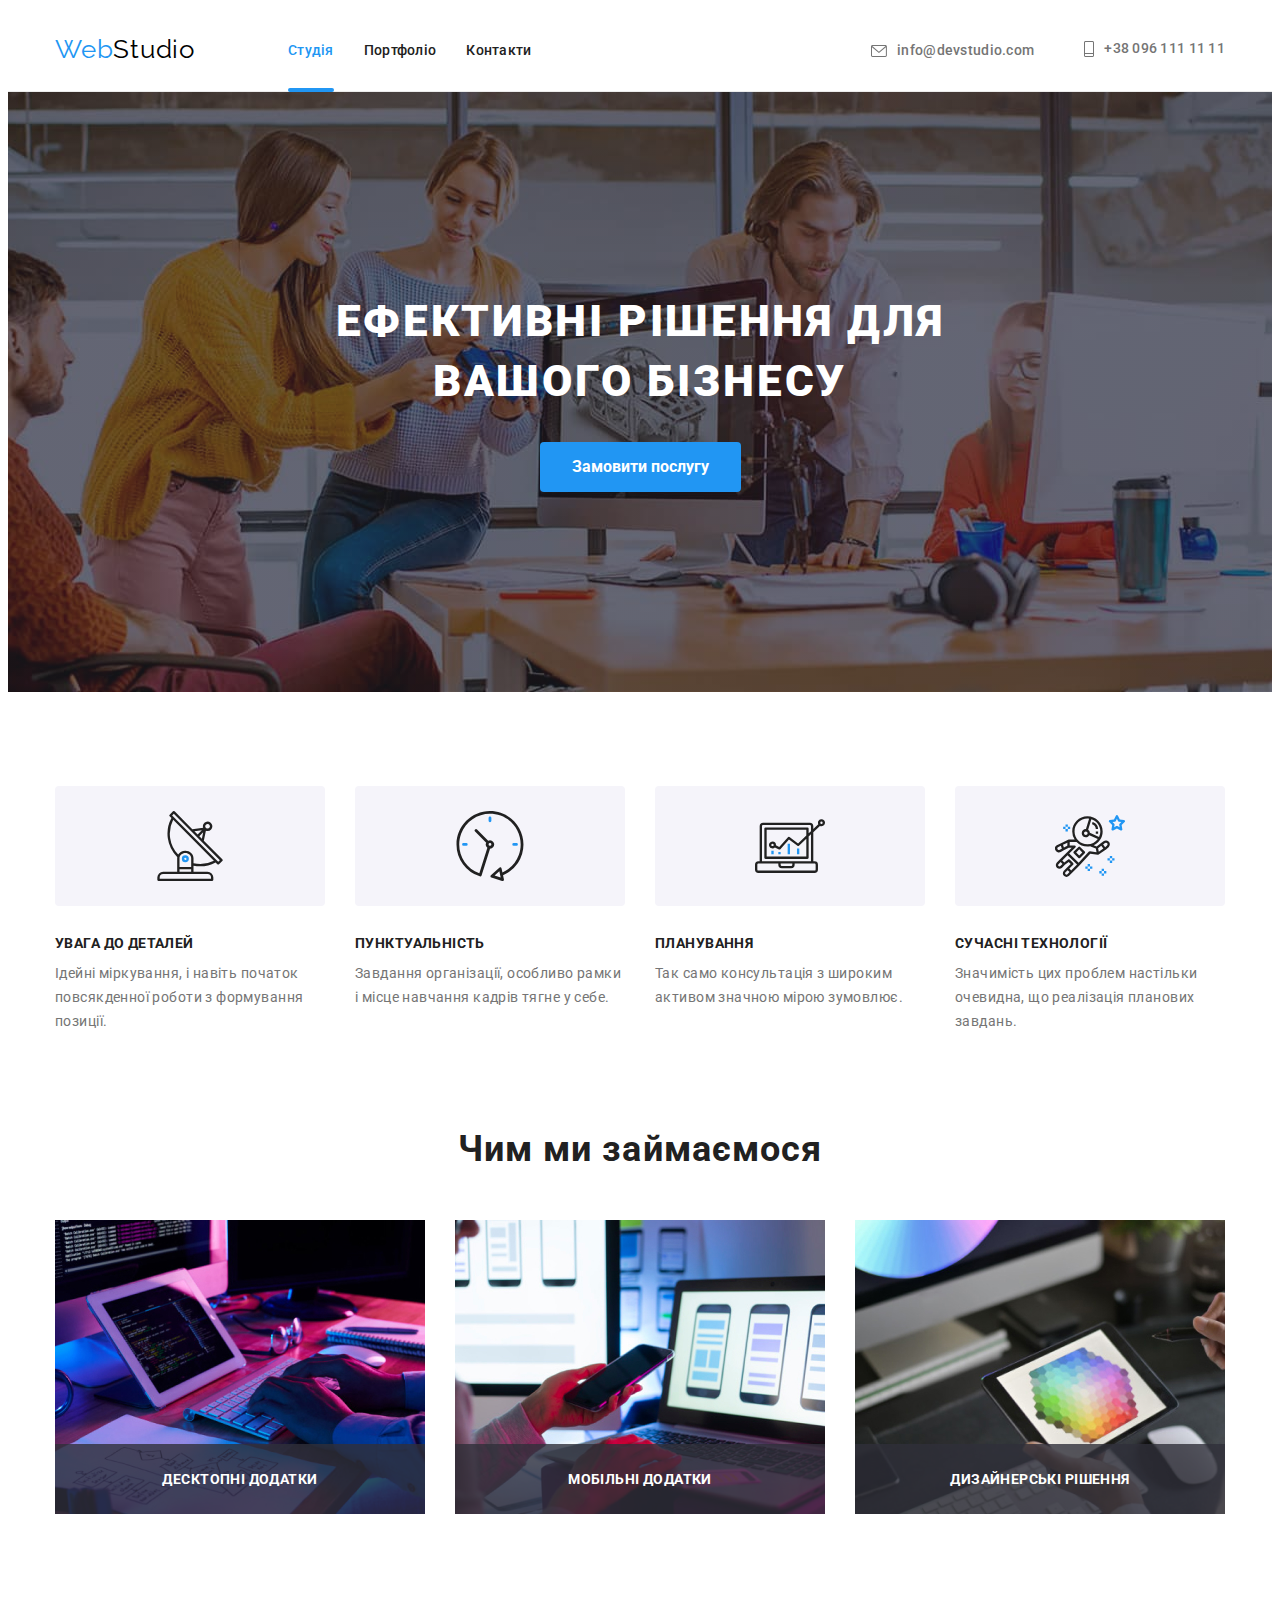
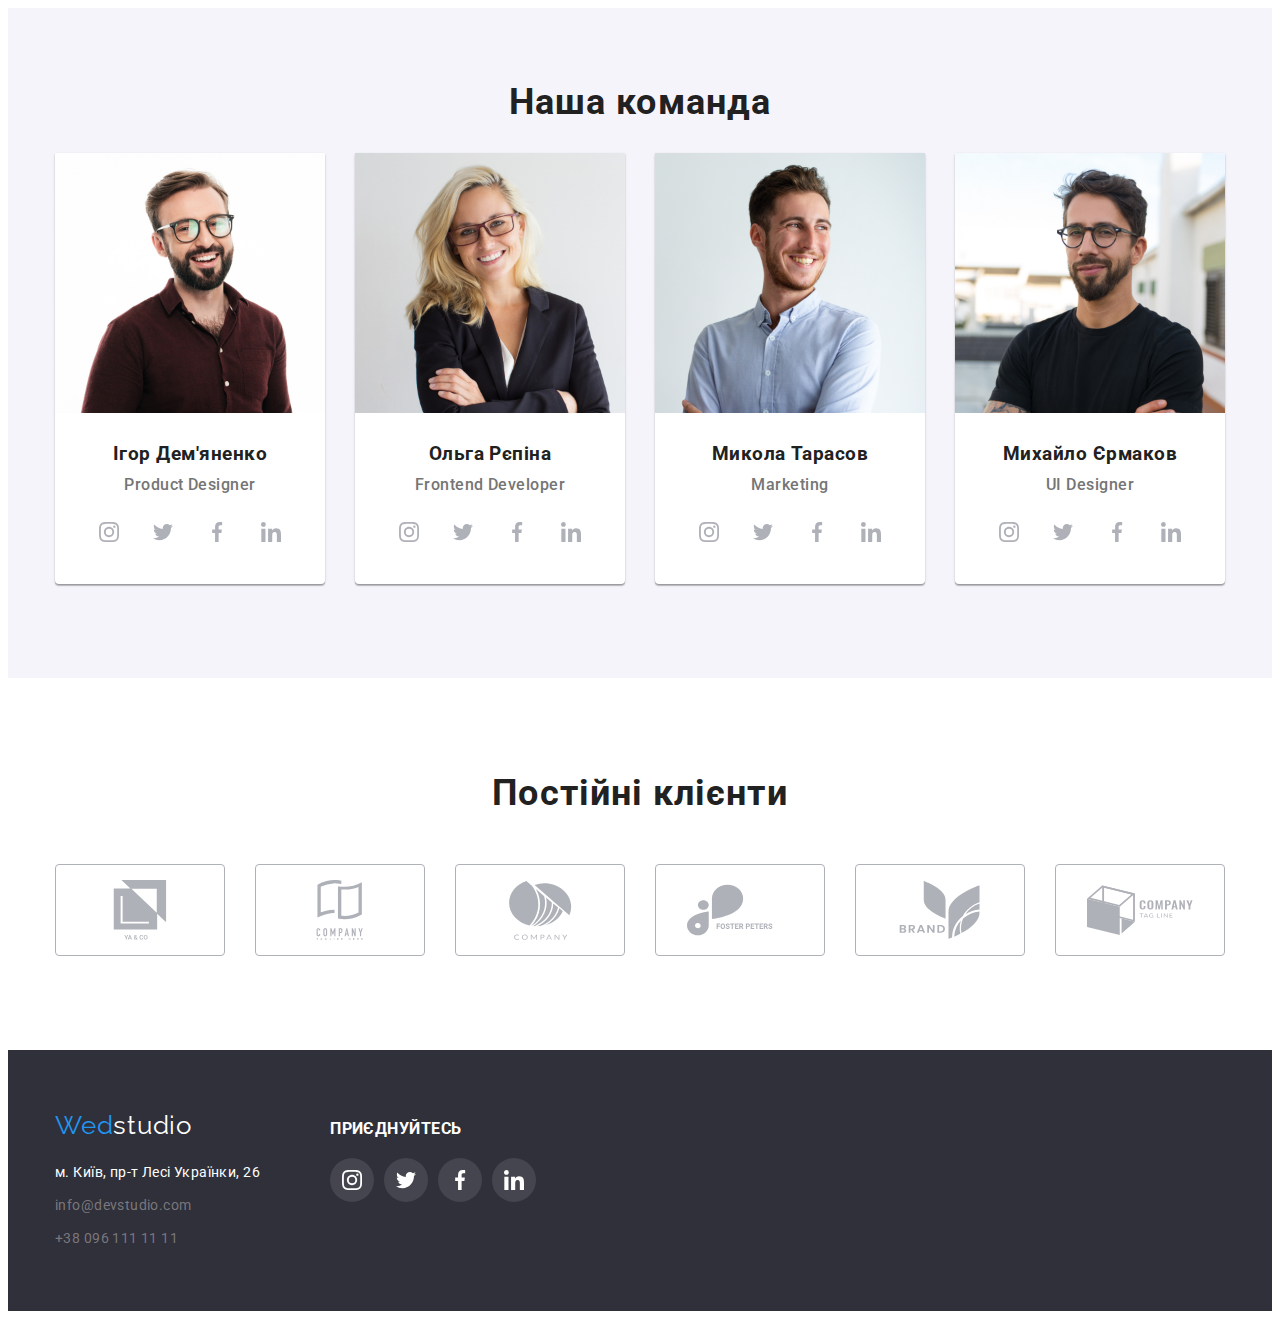
<file: index.html>
<!DOCTYPE html>
<html lang="uk">
  <head>
    <meta charset="UTF-8" />
    <meta http-equiv="X-UA-Compatible" content="IE=edge" />
    <meta name="viewport" content="width=device-width, initial-scale=1.0" />
    <link rel="preconnect" href="https://fonts.googleapis.com" />
    <link rel="preconnect" href="https://fonts.gstatic.com" crossorigin />

    <link
      href="https://fonts.googleapis.com/css2?family=Gloria+Hallelujah&family=Raleway:wght@700&family=Roboto:wght@400;500;700;900&display=swap"
      rel="stylesheet"
    />
    <link
      rel="stylesheet"
      href="https://cdnjs.cloudflare.com/ajax/libs/modern-normalize/1.1.0/modern-normalize.min.css"
      integrity="sha512-wpPYUAdjBVSE4KJnH1VR1HeZfpl1ub8YT/NKx4PuQ5NmX2tKuGu6U/JRp5y+Y8XG2tV+wKQpNHVUX03MfMFn9Q=="
      crossorigin="anonymous"
      referrerpolicy="no-referrer"
    />
    <link rel="stylesheet" href="css/style.css" />
    <title>WebStudio</title>
  </head>
  <body>
    <!-- Header -->
    <header class="header">
      <div class="container header-container">
        <nav class="container-nav">
          <a href="/" class="logo" lang="en"
            >Web<span class="header-logopart">Studio</span></a
          >
          <ul class="header-list list">
            <li class="header-item">
              <a href="./index.html" class="link-nav current">Студія</a>
            </li>
            <li class="header-item">
              <a href="./portfolio.html" class="link-nav">Портфоліо</a>
            </li>
            <li class="header-item">
              <a href=" " class="link-nav">Контакти</a>
            </li>
          </ul>
        </nav>
        <ul class="contacts list">
          <li class="contacts-item">
            <a href="mailto:info@devstudio.com" class="link-nav-cont">
              <svg class="icon-header" width="16px" height="12px">
                <use href="./images/icons.svg#icon-envelope"></use>
              </svg>
              info@devstudio.com</a
            >
          </li>
          <li class="contacts-item">
            <a href="tel:+380961111111" class="link-nav-cont">
              <svg class="icon-header" width="10px" height="16px">
                <use href="./images/icons.svg#icon-tel"></use>
              </svg>
              +38 096 111 11 11</a
            >
          </li>
        </ul>
      </div>
    </header>

    <main>
      <!-- Hero --------------------->
      <section class="hero">
        <div class="container hero-container">
          <h1 class="hero-title">
            Ефективні рішення для <br />
            вашого бізнесу
          </h1>
          <button type="button" class="hero-button" data-modal-open>
            Замовити послугу
          </button>
        </div>
      </section>

      <!-- Особливості-->
      <section class="properties">
        <div class="container properties-container">
          <h2 class="hiden-title visually-hidden">Особливості</h2>
          <ul class="properties-list list">
            <li class="properties-item">
              <div class="icon-container">
                <svg class="icon-properties" width="70" height="70">
                  <use href="./images/icons.svg#icon-antenna-1"></use>
                </svg>
              </div>
              <h3 class="properties-title">Увага до деталей</h3>
              <p class="properties-text">
                Ідейні міркування, і навіть початок повсякденної роботи з
                формування позиції.
              </p>
            </li>
            <li class="properties-item">
              <div class="icon-container">
                <svg class="icon-properties" width="70" height="70">
                  <use href="./images/icons.svg#icon-clock-1"></use>
                </svg>
              </div>
              <h3 class="properties-title">Пунктуальність</h3>
              <p class="properties-text">
                Завдання організації, особливо рамки і місце навчання кадрів
                тягне у себе.
              </p>
            </li>
            <li class="properties-item">
              <div class="icon-container">
                <svg class="icon-properties" width="70" height="70">
                  <use href="./images/icons.svg#icon-diagram-1"></use>
                </svg>
              </div>
              <h3 class="properties-title">Планування</h3>
              <p class="properties-text">
                Так само консультація з широким активом значною мірою зумовлює.
              </p>
            </li>
            <li class="properties-item">
              <div class="icon-container">
                <svg class="icon-properties" width="70" height="70">
                  <use href="./images/icons.svg#icon-astronaut-1"></use>
                </svg>
              </div>
              <h3 class="properties-title">Сучасні технології</h3>
              <p class="properties-text">
                Значимість цих проблем настільки очевидна, що реалізація
                планових завдань.
              </p>
            </li>
          </ul>
        </div>
      </section>

      <!--Чим ми заямаємося-->
      <section class="work-section">
        <div class="container container-work">
          <h2 class="work-title">Чим ми займаємося</h2>
          <ul class="work-list list">
            <li class="work-item">
              <img
                src="images/programmer-working-his-desk.jpg"
                alt="programmer"
                width="370"
                height="294"
              />
              <p class="work-toptext">Десктопні додатки</p>
            </li>
            <li class="work-item">
              <img
                src="images/web-ui-designers.jpg"
                alt="web ui designers"
                width="370"
                height="294"
              />
              <p class="work-toptext">Мобільні додатки</p>
            </li>
            <li class="work-item">
              <img
                src="images/creative-artist.jpg"
                alt="creative artist"
                width="370"
                height="294"
              />
              <p class="work-toptext">Дизайнерські рішення</p>
            </li>
          </ul>
        </div>
      </section>

      <!-- Наша команда-->
      <section class="section-team">
        <div class="container container-team">
          <h2 class="team-title">Наша команда</h2>
          <ul class="team-list list">
            <li class="team-item">
              <img src="images/4853.jpg" alt="Ігор Дем'яненко" width="270" />

              <div class="team-details">
                <h3 class="team-name">Ігор Дем'яненко</h3>
                <p class="team-text">Product Designer</p>
                <ul class="icon-wrapping">
                  <li class="icon-list list">
                    <a class="icon-item" href=" ">
                      <svg class="icon-sochial" width="20" height="20">
                        <use href="./images/icons.svg#icon-instagram"></use>
                      </svg>
                    </a>
                  </li>
                  <li class="icon-list list">
                    <a class="icon-item" href=" ">
                      <svg class="icon-sochial" width="20" height="20">
                        <use href="./images/icons.svg#icon-twitter"></use>
                      </svg>
                    </a>
                  </li>
                  <li class="icon-list list">
                    <a class="icon-item" href=" ">
                      <svg class="icon-sochial" width="20" height="20">
                        <use href="./images/icons.svg#icon-facebook"></use>
                      </svg>
                    </a>
                  </li>
                  <li class="icon-list list">
                    <a class="icon-item" href=" ">
                      <svg class="icon-sochial" width="20" height="20">
                        <use href="./images/icons.svg#icon-linkedin"></use>
                      </svg>
                    </a>
                  </li>
                </ul>
              </div>
            </li>
            <li class="team-item">
              <img src="images/5844.jpg" alt="Ольга Рєпіна" width="270" />

              <div class="team-details">
                <h3 class="team-name">Ольга Рєпіна</h3>
                <p class="team-text">Frontend Developer</p>
                <ul class="icon-wrapping">
                  <li class="icon-list list">
                    <a class="icon-item" href=" ">
                      <svg class="icon-sochial" width="20" height="20">
                        <use href="./images/icons.svg#icon-instagram"></use>
                      </svg>
                    </a>
                  </li>
                  <li class="icon-list list">
                    <a class="icon-item" href=" ">
                      <svg class="icon-sochial" width="20" height="20">
                        <use href="./images/icons.svg#icon-twitter"></use>
                      </svg>
                    </a>
                  </li>
                  <li class="icon-list list">
                    <a class="icon-item" href=" ">
                      <svg class="icon-sochial" width="20" height="20">
                        <use href="./images/icons.svg#icon-facebook"></use>
                      </svg>
                    </a>
                  </li>
                  <li class="icon-list list">
                    <a class="icon-item" href=" ">
                      <svg class="icon-sochial" width="20" height="20">
                        <use href="./images/icons.svg#icon-linkedin"></use>
                      </svg>
                    </a>
                  </li>
                </ul>
              </div>
            </li>
            <li class="team-item">
              <img src="images/16166.jpg" alt="Микола Тарасов" width="270" />

              <div class="team-details">
                <h3 class="team-name">Микола Тарасов</h3>
                <p class="team-text">Marketing</p>
                <ul class="icon-wrapping">
                  <li class="icon-list list">
                    <a class="icon-item" href=" ">
                      <svg class="icon-sochial" width="20" height="20">
                        <use href="./images/icons.svg#icon-instagram"></use>
                      </svg>
                    </a>
                  </li>
                  <li class="icon-list list">
                    <a class="icon-item" href=" ">
                      <svg class="icon-sochial" width="20" height="20">
                        <use href="./images/icons.svg#icon-twitter"></use>
                      </svg>
                    </a>
                  </li>
                  <li class="icon-list list">
                    <a class="icon-item" href=" ">
                      <svg class="icon-sochial" width="20" height="20">
                        <use href="./images/icons.svg#icon-facebook"></use>
                      </svg>
                    </a>
                  </li>
                  <li class="icon-list list">
                    <a class="icon-item" href=" ">
                      <svg class="icon-sochial" width="20" height="20">
                        <use href="./images/icons.svg#icon-linkedin"></use>
                      </svg>
                    </a>
                  </li>
                </ul>
              </div>
            </li>
            <li class="team-item">
              <img src="images/2968.jpg" alt="Михайло Єрмаков" width="270" />

              <div class="team-details">
                <h3 class="team-name">Михайло Єрмаков</h3>
                <p class="team-text">UI Designer</p>
                <ul class="icon-wrapping">
                  <li class="icon-list list">
                    <a class="icon-item" href=" ">
                      <svg class="icon-sochial" width="20" height="20">
                        <use href="./images/icons.svg#icon-instagram"></use>
                      </svg>
                    </a>
                  </li>
                  <li class="icon-list list">
                    <a class="icon-item" href=" ">
                      <svg class="icon-sochial" width="20" height="20">
                        <use href="./images/icons.svg#icon-twitter"></use>
                      </svg>
                    </a>
                  </li>
                  <li class="icon-list list">
                    <a class="icon-item" href=" ">
                      <svg class="icon-sochial" width="20" height="20">
                        <use href="./images/icons.svg#icon-facebook"></use>
                      </svg>
                    </a>
                  </li>
                  <li class="icon-list list">
                    <a class="icon-item" href=" ">
                      <svg class="icon-sochial" width="20" height="20">
                        <use href="./images/icons.svg#icon-linkedin"></use>
                      </svg>
                    </a>
                  </li>
                </ul>
              </div>
            </li>
          </ul>
        </div>
      </section>

      <!-- Наши кліенти -->

      <section class="clients">
        <div class="container">
          <h2 class="clients-title">Постійні клієнти</h2>
          <ul class="clients-list list">
            <li class="clients-item">
              <a href="" class="clients-link">
                <svg class="clients-logo" width="106" height="60">
                  <use href="./images/icons.svg#icon-company-1"></use>
                </svg>
              </a>
            </li>
            <li class="clients-item">
              <a href="" class="clients-link">
                <svg class="clients-logo" width="106" height="60">
                  <use href="./images/icons.svg#icon-company-2"></use>
                </svg>
              </a>
            </li>
            <li class="clients-item">
              <a href="" class="clients-link">
                <svg class="clients-logo" width="106" height="60">
                  <use href="./images/icons.svg#icon-company-3"></use>
                </svg>
              </a>
            </li>
            <li class="clients-item">
              <a href="" class="clients-link">
                <svg class="clients-logo" width="106" height="60">
                  <use href="./images/icons.svg#icon-company-4"></use>
                </svg>
              </a>
            </li>
            <li class="clients-item">
              <a href="" class="clients-link">
                <svg class="clients-logo" width="106" height="60">
                  <use href="./images/icons.svg#icon-company-5"></use>
                </svg>
              </a>
            </li>
            <li class="clients-item">
              <a href="" class="clients-link">
                <svg class="clients-logo" width="106" height="60">
                  <use href="./images/icons.svg#icon-company-6"></use>
                </svg>
              </a>
            </li>
          </ul>
        </div>
      </section>
      <!-- Modal -->
      <div class="backdrop is-hidden" data-modal>
        <div class="modal">
          <button class="btn-modal" type="button" data-modal-close>
            <svg class="close-icon" width="18px" height="18px">
              <use href="./images/icons.svg#icon-close-black-18dp-2-1-1"></use>
            </svg>
          </button>
        </div>
      </div>
    </main>

    <!-- Footer -->
    <footer class="footer">
      <div class="container footer-container">
        <div class="footer-contacts">
          <a href="/" class="logo" lang="en"
            >Wed<span class="footer-logopart">studio</span></a
          >

          <address class="address">
            <ul class="address-list list">
              <li>
                <a
                  href="https://goo.gl/maps/CPtrU1FHBa2aNyZL9"
                  target="_blank"
                  class="contacts city"
                  >м. Київ, пр-т Лесі Українки, 26</a
                >
              </li>
              <li>
                <a href="mailto:info@devstudio.com" class="contacts connect"
                  >info@devstudio.com</a
                >
              </li>
              <li>
                <a href="tel:+380961111111" class="contacts connect"
                  >+38 096 111 11 11</a
                >
              </li>
            </ul>
          </address>
        </div>

        <div class="add">
          <p class="add-title">приєднуйтесь</p>
          <ul class="add-list list">
            <li class="add-item">
              <a href="" class="add-link">
                <svg class="add-logo" width="20" height="20">
                  <use href="./images/icons.svg#icon-instagram"></use>
                </svg>
              </a>
            </li>
            <li class="add-item">
              <a href="" class="add-link">
                <svg class="add-logo" width="20" height="20">
                  <use href="./images/icons.svg#icon-twitter"></use>
                </svg>
              </a>
            </li>
            <li class="add-item">
              <a href="" class="add-link">
                <svg class="add-logo" width="20" height="20">
                  <use href="./images/icons.svg#icon-facebook"></use>
                </svg>
              </a>
            </li>
            <li class="add-item">
              <a href="" class="add-link">
                <svg class="add-logo" width="20" height="20">
                  <use href="./images/icons.svg#icon-linkedin"></use>
                </svg>
              </a>
            </li>
          </ul>
        </div>
      </div>
    </footer>
    <script src="./js/modal.js"></script>
  </body>
</html>
</file>
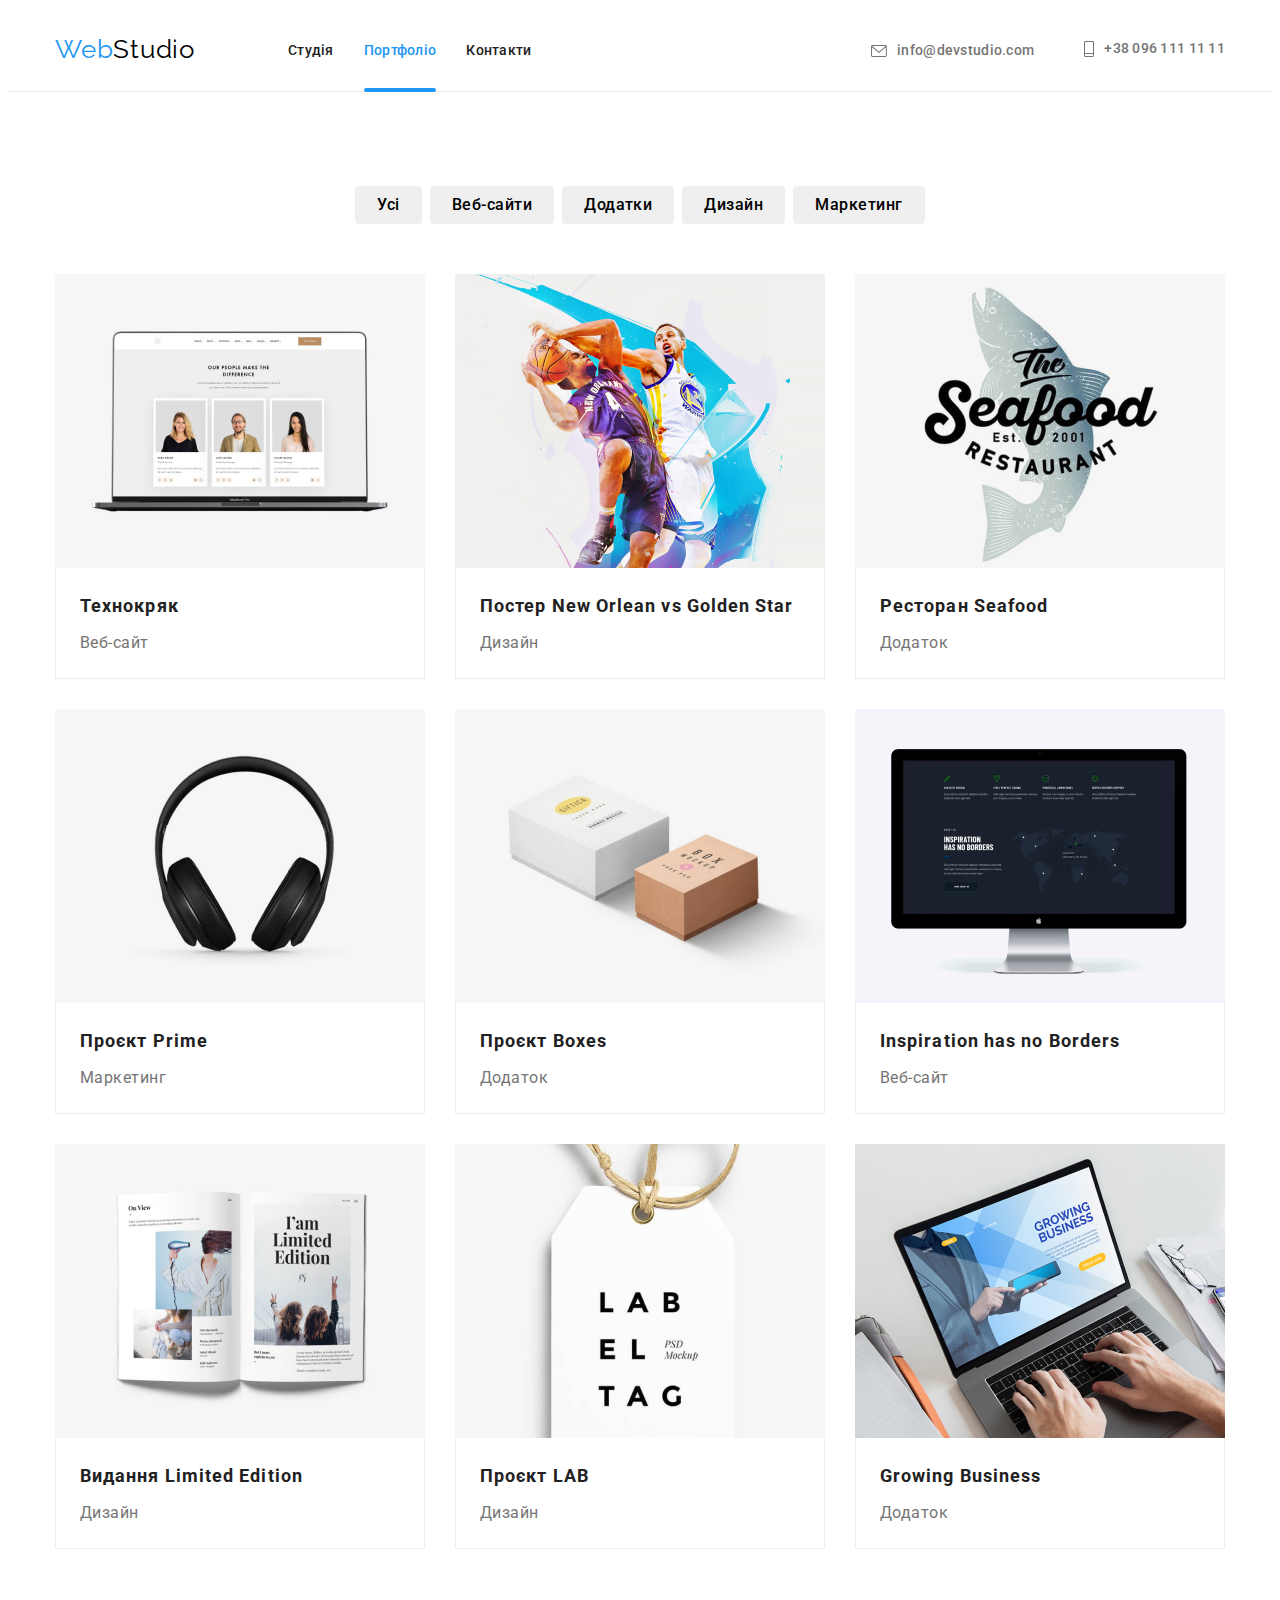
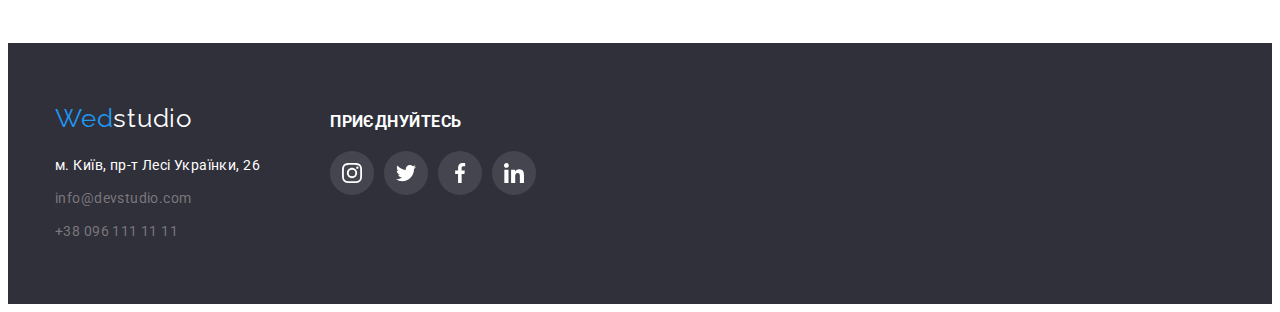
<file: portfolio.html>
<!DOCTYPE html>
<html lang="uk">
  <head>
    <meta charset="UTF-8" />
    <meta http-equiv="X-UA-Compatible" content="IE=edge" />
    <meta name="viewport" content="width=device-width, initial-scale=1.0" />

    <link
      href="https://fonts.googleapis.com/css2?family=Gloria+Hallelujah&family=Raleway:wght@700&family=Roboto:wght@400;500;700;900&display=swap"
      rel="stylesheet"
    />
    <link
      rel="stylesheet"
      href="https://cdnjs.cloudflare.com/ajax/libs/modern-normalize/1.1.0/modern-normalize.min.css"
      integrity="sha512-wpPYUAdjBVSE4KJnH1VR1HeZfpl1ub8YT/NKx4PuQ5NmX2tKuGu6U/JRp5y+Y8XG2tV+wKQpNHVUX03MfMFn9Q=="
      crossorigin="anonymous"
      referrerpolicy="no-referrer"
    />
    <link rel="stylesheet" href="css/style.css" />
    <title>Portfolio</title>
  </head>
  <body>
    <!--Header-->
    <header class="header">
      <div class="container header-container">
        <nav class="container-nav">
          <a href="/" class="logo" lang="en"
            >Web<span class="header-logopart">Studio</span></a
          >
          <ul class="header-list list">
            <li class="header-item">
              <a href="./index.html" class="link-nav">Студія</a>
            </li>
            <li class="header-item">
              <a href="./portfolio.html" class="link-nav current">Портфоліо</a>
            </li>
            <li class="header-item">
              <a href=" " class="link-nav">Контакти</a>
            </li>
          </ul>
        </nav>
        <ul class="contacts list">
          <li class="contacts-item">
            <a href="mailto:info@devstudio.com" class="link-nav-cont">
              <svg class="icon-header" width="16px" height="12px">
                <use href="./images/icons.svg#icon-envelope"></use>
              </svg>
              info@devstudio.com</a
            >
          </li>
          <li class="contacts-item">
            <a href="tel:+380961111111" class="link-nav-cont">
              <svg class="icon-header" width="10px" height="16px">
                <use href="./images/icons.svg#icon-tel"></use>
              </svg>
              +38 096 111 11 11</a
            >
          </li>
        </ul>
      </div>
    </header>

    <main>
      <!--Фільтр-->
      <section class="filtr">
        <div class="container filtr-container">
          <h1 class="title-hidden visually-hidden">Фільтр</h1>

          <div class="button-container">
            <ul class="button-list list">
              <li>
                <button type="button" class="filtr-button">Усі</button>
              </li>
              <li>
                <button type="button" class="filtr-button">Веб-сайти</button>
              </li>
              <li>
                <button type="button" class="filtr-button">Додатки</button>
              </li>
              <li>
                <button type="button" class="filtr-button">Дизайн</button>
              </li>
              <li>
                <button type="button" class="filtr-button">Маркетинг</button>
              </li>
            </ul>
          </div>
          <!--Портфоліо-->

          <ul class="portfolio list">
            <li class="portfolio-list">
              <a href="#" class="portfolio-link">
                <div class="portfolio-card-wrap">
                  <img src="./images/img_1.jpg" alt="Технокряк" width="370" />

                  <p class="portfolio-text-overlay">
                    Ресурс пропонує комплексні пропозиції з різним рівнем
                    функціоналу та сервісів. Все це дозволить відвідувачу
                    отримати вичерпні відомості про компанію чи приватну особу.
                  </p>
                </div>
                <div class="portfolio-definishion">
                  <h2 class="portfolio-title">Технокряк</h2>
                  <p class="portfolio-text">Веб-сайт</p>
                </div>
              </a>
            </li>
            <li class="portfolio-list">
              <a href=" " class="portfolio-link">
                <div class="portfolio-card-wrap">
                  <img src="./images/img_2.jpg" alt="Постер" width="370" />
                  <p class="portfolio-text-overlay">
                    Ресурс пропонує комплексні пропозиції з різним рівнем
                    функціоналу та сервісів. Все це дозволить відвідувачу
                    отримати вичерпні відомості про компанію чи приватну особу.
                  </p>
                </div>
                <div class="portfolio-definishion">
                  <h2 class="portfolio-title">
                    Постер New Orlean vs Golden Star
                  </h2>
                  <p class="portfolio-text">Дизайн</p>
                </div>
              </a>
            </li>
            <li class="portfolio-list">
              <a href=" " class="portfolio-link">
                <div class="portfolio-card-wrap">
                  <img
                    src="./images/img_3.jpg"
                    alt="Ресторан Seafood"
                    width="370"
                  />
                  <p class="portfolio-text-overlay">
                    Ресурс пропонує комплексні пропозиції з різним рівнем
                    функціоналу та сервісів. Все це дозволить відвідувачу
                    отримати вичерпні відомості про компанію чи приватну особу.
                  </p>
                </div>

                <div class="portfolio-definishion">
                  <h2 class="portfolio-title">Ресторан Seafood</h2>
                  <p class="portfolio-text">Додаток</p>
                </div>
              </a>
            </li>
            <li class="portfolio-list">
              <a href=" " class="portfolio-link">
                <div class="portfolio-card-wrap">
                  <img
                    src="./images/img_4.jpg"
                    alt="Проєкт Prime"
                    width="370"
                  />
                  <p class="portfolio-text-overlay">
                    Ресурс пропонує комплексні пропозиції з різним рівнем
                    функціоналу та сервісів. Все це дозволить відвідувачу
                    отримати вичерпні відомості про компанію чи приватну особу.
                  </p>
                </div>

                <div class="portfolio-definishion">
                  <h2 class="portfolio-title">Проєкт Prime</h2>
                  <p class="portfolio-text">Маркетинг</p>
                </div>
              </a>
            </li>
            <li class="portfolio-list">
              <a href=" " class="portfolio-link">
                <div class="portfolio-card-wrap">
                  <img
                    src="./images/img_5.jpg"
                    alt="Проєкт Boxes"
                    width="370"
                  />
                  <p class="portfolio-text-overlay">
                    Ресурс пропонує комплексні пропозиції з різним рівнем
                    функціоналу та сервісів. Все це дозволить відвідувачу
                    отримати вичерпні відомості про компанію чи приватну особу.
                  </p>
                </div>

                <div class="portfolio-definishion">
                  <h2 class="portfolio-title">Проєкт Boxes</h2>
                  <p class="portfolio-text">Додаток</p>
                </div>
              </a>
            </li>
            <li class="portfolio-list">
              <a href=" " class="portfolio-link">
                <div class="portfolio-card-wrap">
                  <img src="./images/img_6.jpg" alt="Inspiration" width="370" />
                  <p class="portfolio-text-overlay">
                    Ресурс пропонує комплексні пропозиції з різним рівнем
                    функціоналу та сервісів. Все це дозволить відвідувачу
                    отримати вичерпні відомості про компанію чи приватну особу.
                  </p>
                </div>

                <div class="portfolio-definishion">
                  <h2 class="portfolio-title">Inspiration has no Borders</h2>
                  <p class="portfolio-text">Веб-сайт</p>
                </div>
              </a>
            </li>
            <li class="portfolio-list">
              <a href=" " class="portfolio-link">
                <div class="portfolio-card-wrap">
                  <img src="./images/img_7.jpg" alt="Видання" width="370" />
                  <p class="portfolio-text-overlay">
                    Ресурс пропонує комплексні пропозиції з різним рівнем
                    функціоналу та сервісів. Все це дозволить відвідувачу
                    отримати вичерпні відомості про компанію чи приватну особу.
                  </p>
                </div>

                <div class="portfolio-definishion">
                  <h2 class="portfolio-title">Видання Limited Edition</h2>
                  <p class="portfolio-text">Дизайн</p>
                </div>
              </a>
            </li>
            <li class="portfolio-list">
              <a href=" " class="portfolio-link">
                <div class="portfolio-card-wrap">
                  <img src="./images/img_8.jpg" alt="Проєкт LAB" width="370" />
                  <p class="portfolio-text-overlay">
                    Ресурс пропонує комплексні пропозиції з різним рівнем
                    функціоналу та сервісів. Все це дозволить відвідувачу
                    отримати вичерпні відомості про компанію чи приватну особу.
                  </p>
                </div>
                <div class="portfolio-definishion">
                  <h2 class="portfolio-title">Проєкт LAB</h2>
                  <p class="portfolio-text">Дизайн</p>
                </div>
              </a>
            </li>
            <li class="portfolio-list">
              <a href=" " class="portfolio-link">
                <div class="portfolio-card-wrap">
                  <img
                    src="./images/img_9.jpg"
                    alt="Growing Business"
                    width="370"
                  />
                  <p class="portfolio-text-overlay">
                    Ресурс пропонує комплексні пропозиції з різним рівнем
                    функціоналу та сервісів. Все це дозволить відвідувачу
                    отримати вичерпні відомості про компанію чи приватну особу.
                  </p>
                </div>
                <div class="portfolio-definishion">
                  <h2 class="portfolio-title">Growing Business</h2>
                  <p class="portfolio-text">Додаток</p>
                </div>
              </a>
            </li>
          </ul>
        </div>
      </section>
    </main>
    <!--Footer-->
    <footer class="footer">
      <div class="container footer-container">
        <div class="footer-contacts">
          <a href="/" class="logo" lang="en"
            >Wed<span class="footer-logopart">studio</span></a
          >

          <address class="address">
            <ul class="address-list list">
              <li>
                <a
                  href="https://goo.gl/maps/CPtrU1FHBa2aNyZL9"
                  target="_blank"
                  class="contacts city"
                  >м. Київ, пр-т Лесі Українки, 26</a
                >
              </li>
              <li>
                <a href="mailto:info@devstudio.com" class="contacts"
                  >info@devstudio.com</a
                >
              </li>
              <li>
                <a href="tel:+380961111111" class="contacts"
                  >+38 096 111 11 11</a
                >
              </li>
            </ul>
          </address>
        </div>

        <div class="add">
          <p class="add-title">приєднуйтесь</p>
          <ul class="add-list list">
            <li class="add-item">
              <a href="" class="add-link">
                <svg class="add-logo" weight="20" height="20">
                  <use href="./images/icons.svg#icon-instagram"></use>
                </svg>
              </a>
            </li>
            <li class="add-item">
              <a href="" class="add-link">
                <svg class="add-logo" weight="20" height="20">
                  <use href="./images/icons.svg#icon-twitter"></use>
                </svg>
              </a>
            </li>
            <li class="add-item">
              <a href="" class="add-link">
                <svg class="add-logo" weight="20" height="20">
                  <use href="./images/icons.svg#icon-facebook"></use>
                </svg>
              </a>
            </li>
            <li class="add-item">
              <a href="" class="add-link">
                <svg class="add-logo" weight="20" height="20">
                  <use href="./images/icons.svg#icon-linkedin"></use>
                </svg>
              </a>
            </li>
          </ul>
        </div>
      </div>
    </footer>
  </body>
</html>
</file>
<file: css/style.css>
/* цвет основного текста #757575 */
/* вторичный цвет текста - заголовков #212121 */
/* акцент #2196F3 */
/* белый фоновый #F5F5F5 */
/* вторичный цвет фона #F5F4FA */
/* цвет футера #2F303A */
/* футер текст контактов rgba(255, 255, 255, 0.6) */
/* вторая часть лого в хедере #000000 */
/* Иконки в карточке команда */

:root {
  --primery-text-color: #757575;
  --title-text-color: #212121;
  --accent-color: #2196f3;
  --primery-white-color: #ffffff;
  --button-text-color: #ffffff;
  --secondary-primery-color: #f5f4fa;
  --footer-contacts-color: rgba(211, 201, 201, 0.468);
  --accent-background-color: #2f303a;
  --header-logopart: #000000;
  --icon-color: #afb1b8;
  --cubic: cubic-bezier(0.4, 0, 0.2, 1);
  --time: 250ms;
}

*,
*:before,
*:after {
  box-sizing: border-box;
}

p,
h1,
h2,
h3,
h4,
h5,
h6 {
  margin: 0;
}

ul,
ol {
  margin: 0;
  padding-left: 0;
}

button {
  cursor: pointer;
  font-family: inherit;
}

img {
  display: block;
  max-width: 100%;
  height: auto;
}

body {
  background-color: var(--primery-white-color);
  color: var(--primery-text-color);
  font-family: Roboto, sans-serif;
}

h1,
h2,
h3 {
  color: var(--title-text-color);
}

header {
  border-bottom: 1px solid #ececec;
}

footer {
  background-color: var(--accent-background-color);
}

.visually-hidden {
  position: absolute;
  white-space: nowrap;
  width: 1px;
  height: 1px;
  overflow: hidden;
  border: 0;
  padding: 0;
  clip: rect(0 0 0 0);
  clip-path: inset(50%);
  margin: -1px;
}

.container {
  max-width: 1200px;
  padding-left: 15px;
  padding-right: 15px;
  margin: 0 auto;
}

/*----------HEADER------------------*/

.header-container {
  display: flex;
  align-items: center;
  justify-content: space-between;
}

.header-list {
  display: flex;
  gap: 30px;
  padding-top: 32px;
  padding-bottom: 32px;
  margin-left: 93px;
}

.container-nav {
  display: flex;
  align-items: center;
}

.contacts {
  display: flex;
  gap: 50px;
  margin-right: 0;
  align-items: baseline;
}

.contacts.connect:hover,
.contacts.connect:focus {
  color: var(--accent-color);
}

.logo {
  text-decoration: none;
  font-family: Raleway;
  font-size: 26px;
  line-height: 1.19;
  letter-spacing: 0.03em;
  color: var(--accent-color);
}

.header-logopart {
  color: var(--header-logopart);
}

.list {
  list-style: none;
}

.link-nav {
  text-decoration: none;
  color: var(--title-text-color);
  font-weight: 500;
  font-size: 14px;
  line-height: 1.14;
  letter-spacing: 0.02em;
}

.header-item {
  position: relative;
}

.current {
  color: var(--accent-color);
}

.current::after {
  content: "";
  width: 100%;
  height: 4px;
  border-radius: 2px;
  background-color: var(--accent-color);
  position: absolute;
  display: block;
  bottom: -33px;
  left: 0;
}

.link-nav-cont {
  text-decoration: none;
  color: var(--primery-text-color);
  font-weight: 500;
  font-size: 14px;
  line-height: 1.14;
  letter-spacing: 0.02em;
  display: flex;
  align-items: center;
  transition: color var(--time) var(--cubic);
}

.link-nav-cont:hover,
.link-nav-cont:focus,
.link-nav:hover,
.link-nav:focus {
  color: var(--accent-color);
}

.icon-header {
  margin-right: 10px;
  fill: currentColor;
}

/*-----------HERO--------------------*/

.hero {
  background-color: var(--accent-background-color);
  text-align: center;
  max-width: 1600px;
  padding-top: 200px;
  padding-bottom: 200px;
  margin-left: auto;
  margin-right: auto;
  background-image: linear-gradient(
      to right,
      rgba(47, 48, 58, 0.4),
      rgba(47, 48, 58, 0.4)
    ),
    url("../images/hero.jpeg");
  background-repeat: no-repeat;
  background-position: center;
}

.hero-title {
  color: var(--button-text-color);
  font-weight: 900;
  font-size: 44px;
  line-height: 1.36;
  letter-spacing: 0.06em;
  text-transform: uppercase;
  margin-bottom: 30px;
}
.hero-button {
  border: 0;
  border-radius: 4px;
  background-color: var(--accent-color);
  color: var(--button-text-color);
  font-weight: 700;
  font-size: 16px;
  line-height: 1.88;
  padding: 10px 32px;
}

/*----------------PROPERTIES--------------------*/
.properties {
  padding-top: 94px;
  padding-bottom: 94px;
}

.properties-list {
  display: flex;
  gap: 30px;
}

.properties-title {
  font-size: 14px;
  line-height: 1.14;
  letter-spacing: 0.03em;
  text-transform: uppercase;
  margin-bottom: 10px;
}

.properties-text {
  font-size: 14px;
  line-height: 1.71;
  letter-spacing: 0.03em;
}

.icon-container {
  display: flex;
  justify-content: center;
  align-items: center;
  width: 270px;
  height: 120px;
  background-color: var(--secondary-primery-color);
  border-radius: 4px;
  margin-bottom: 30px;
}
/*-----------------WORK----------------*/
.work-section {
  padding-bottom: 94px;
}
.work-title {
  font-weight: 700;
  font-size: 36px;
  line-height: 1.17;
  letter-spacing: 0.03em;
  text-align: center;
  margin-bottom: 50px;
}

.work-list {
  display: flex;
  justify-content: space-between;
}
.work-item {
  position: relative;
}

.work-toptext {
  width: 100%;
  height: 70px;
  color: var(--primery-white-color);
  font-weight: 700;
  font-size: 14px;
  line-height: 16px;
  text-align: center;
  letter-spacing: 0.03em;
  text-transform: uppercase;
  background-color: rgba(47, 48, 58, 0.8);
  position: absolute;
  bottom: 0;
  padding-top: 27px;
}

/*-------------------TEAM---------------------*/
.section-team {
  background-color: var(--secondary-primery-color);
  padding-top: 94px;
  padding-bottom: 94px;
}

.team-title {
  text-align: center;
  font-weight: 700;
  font-size: 36px;
  line-height: 1.17px;
  letter-spacing: 0.03em;
}

.team-list {
  display: flex;
  flex-wrap: wrap;
  justify-content: space-between;
  margin-top: 50px;
}

.team-item {
  color: var(--title-text-color);
  font-weight: 500;
  font-size: 16px;
  line-height: 1.19;
  letter-spacing: 0.03em;
  background-color: var(--primery-white-color);
  box-shadow: 0px 1px 3px rgba(0, 0, 0, 0.12), 0px 1px 1px rgba(0, 0, 0, 0.14),
    0px 2px 1px rgba(0, 0, 0, 0.2);
  border-radius: 0px 0px 4px 4px;
}

.team-text {
  color: var(--primery-text-color);
  font-size: 16px;
  line-height: 1.19;
  letter-spacing: 0.03em;
  margin-top: 10px;
}

.team-details {
  text-align: center;
  padding: 30px 10px;
}

.team-item img {
  display: block;
  max-width: 100%;
  height: auto;
}
.icon-wrapping {
  display: flex;
  justify-content: center;
  gap: 10px;
  margin-top: 16px;
}

.icon-list {
}

.icon-item {
  width: 44px;
  height: 44px;
  display: flex;
  justify-content: center;
  align-items: center;
  color: var(--icon-color);
  background-color: var(--button-text-color);
  border-radius: 50%;
  transition: color var(--time) var(--cubic),
    background-color var(--time) var(--cubic);
}

.icon-sochial {
  fill: currentColor;
}

.icon-item:hover,
.icon-item:focus {
  background-color: var(--accent-color);
  color: var(--primery-white-color);
  border: none;
}

/*---------------FOOTER---------------------*/

footer {
  padding-top: 60px;
  padding-bottom: 60px;
}

.logo .footer-container {
  margin-bottom: 20px;
}

.footer-logopart {
  color: var(--button-text-color);
}
address {
  margin-top: 20px;
}
.address-list {
  display: flex;
  flex-direction: column;
  gap: 9px;
  font-size: 14px;
  line-height: 1.71;
  letter-spacing: 0.03em;
  font-style: normal;
}

.contacts {
  text-decoration: none;
  color: var(--footer-contacts-color);
  transition: color var(--time) var(--cubic);
}

.city {
  color: #ffffff;
}

.contacts:hover,
.contacts:focus {
  color: var(--button-text-color);
}

.filtr-button {
  font-family: inherit;
  cursor: pointer;
  border: none;
  border-radius: 4px;
  font-weight: 500;
  font-size: 16px;
  line-height: 1.62;
  letter-spacing: 0.03em;
  padding: 6px 22px;
  transition: color var(--time) var(--cubic),
    background-color var(--time) var(--cubic),
    box-shadow var(--time) var(--cubic);
}

.filtr-button:hover,
.filtr-button:focus {
  background-color: var(--accent-color);
  color: var(--button-text-color);
  box-shadow: 0px 3px 1px rgba(0, 0, 0, 0.1), 0px 1px 2px rgba(0, 0, 0, 0.08),
    0px 2px 2px rgba(0, 0, 0, 0.12);
}
/* -----------CLIENTS --------------- */

.clients {
  padding-top: 94px;
  padding-bottom: 94px;
}

.clients-title {
  font-weight: 700;
  font-size: 36px;
  line-height: 1.17;
  text-align: center;
  letter-spacing: 0.03em;
  margin-bottom: 50px;
}

.clients-list {
  display: flex;
  align-self: center;
  gap: 30px;
}

.clients-link {
  border: 1px solid var(--icon-color);
  display: flex;
  width: 170px;
  height: 92px;
  justify-content: center;
  align-items: center;
  color: var(--icon-color);
  border-radius: 4px;
  transition: color var(--time) var(--cubic),
    border-color var(--time) var(--cubic);
}

.clients-link:hover,
.clients-link:focus {
  color: var(--accent-color);
  border-color: var(--accent-color);
}

.clients-logo {
  fill: currentColor;
}

/* ------PORTFOLIO------------- */

.portfolio-link {
  display: block;
  text-decoration: none;
  transition: box-shadow var(--time) var(--cubic);
}
.portfolio-title {
  font-weight: 700;
  font-size: 18px;
  line-height: 2;
  letter-spacing: 0.06em;
  margin-bottom: 4px;
}

.portfolio-text {
  color: var(--primery-text-color);
  font-size: 16px;
  line-height: 1.88;
  letter-spacing: 0.03em;
}

.portfolio-link:hover,
.portfolio-link:focus {
  box-shadow: 0px 3px 1px rgba(0, 0, 0, 0.1), 0px 1px 2px rgba(0, 0, 0, 0.08),
    0px 2px 2px rgba(0, 0, 0, 0.12);
}
.filtr {
  padding-top: 94px;
  padding-bottom: 94px;
}

.button-list {
  display: flex;
  justify-content: center;
  gap: 8px;
  margin-bottom: 50px;
}

.portfolio {
  display: flex;
  flex-wrap: wrap;
  gap: 30px;
}

.portfolio-definishion {
  padding: 20px 24px;
  border-left: 1px solid #eeeeee;
  border-right: 1px solid #eeeeee;
  border-bottom: 1px solid #eeeeee;
}

.portfolio-card-wrap {
  position: relative;
  overflow: hidden;
}

.portfolio-text-overlay {
  position: absolute;
  font-size: 18px;
  line-height: 1.56;
  color: var(--primery-white-color);
  letter-spacing: 0.03em;
  background-color: rgba(33, 150, 243, 0.9);
  bottom: 0;
  left: 0;
  height: 100%;
  padding: 63px 24px;
  transform: translateY(100%);
  transition: transform 250ms var(--cubic);
}

.portfolio-link:hover .portfolio-text-overlay,
.portfolio-link:focus .portfolio-text-overlay {
  transform: translateY(0);
}

.add {
  margin-left: 70px;
}

.add-title {
  margin: 0;
  padding: 0;
  margin-bottom: 20px;
  font-weight: 700;
  line-height: 1.1;
  letter-spacing: 0.03em;
  text-transform: uppercase;
  color: var(--primery-white-color);
}

.add-list {
  display: flex;
  gap: 10px;
  margin: 0;
  padding: 0;
}
/*
.add-item:not(:last-child) {
  margin-right: 10px;
}
*/

.add-link {
  display: flex;
  justify-content: center;
  align-items: center;
  width: 44px;
  height: 44px;
  border: none;
  border-radius: 50px;
  color: var(--primery-white-color);
  background-color: rgba(255, 255, 255, 0.1);
  transition: color var(--time) var(--cubic),
    background-color var(--time) var(--cubic);
}

.add-link:hover,
.add-link:focus {
  background-color: var(--accent-color);
  color: var(--primery-white-color);
}
.add-logo {
  fill: currentColor;
}

.footer-container {
  display: flex;
  align-items: baseline;
}

/* --------MODAL---------------- */

.backdrop {
  position: fixed;
  width: 100%;
  height: 100%;
  top: 0;
  background-color: rgba(0, 0, 0, 0.2);
  transition: opacity 150ms ease, visibility 250ms linear;
}

.modal {
  position: absolute;
  top: 50%;
  left: 50%;
  transform: translate(-50%, -50%);

  width: 528px;
  min-height: 581px;
  background-color: var(--primery-white-color);
  box-shadow: 0px 1px 3px rgba(0, 0, 0, 0.12), 0px 1px 1px rgba(0, 0, 0, 0.14),
    0px 2px 1px rgba(0, 0, 0, 0.2);
  border-radius: 4px;
  transition: transform 250ms linear;
}
.backdrop.is-hidden .modal {
  transform: translate(-50%, 70%);
}
.btn-modal {
  position: absolute;
  top: 0;
  right: 0;
  transform: translate(-8px, 8px);

  width: 30px;
  height: 30px;
  border-radius: 50px;
  background: var(--primery-white-color);
  border: 1px solid rgba(0, 0, 0, 0.1);

  display: inline-flex;
  align-items: center;
}

.backdrop.is-hidden {
  opacity: 0;
  visibility: hidden;
  pointer-events: none;
}
</file>
